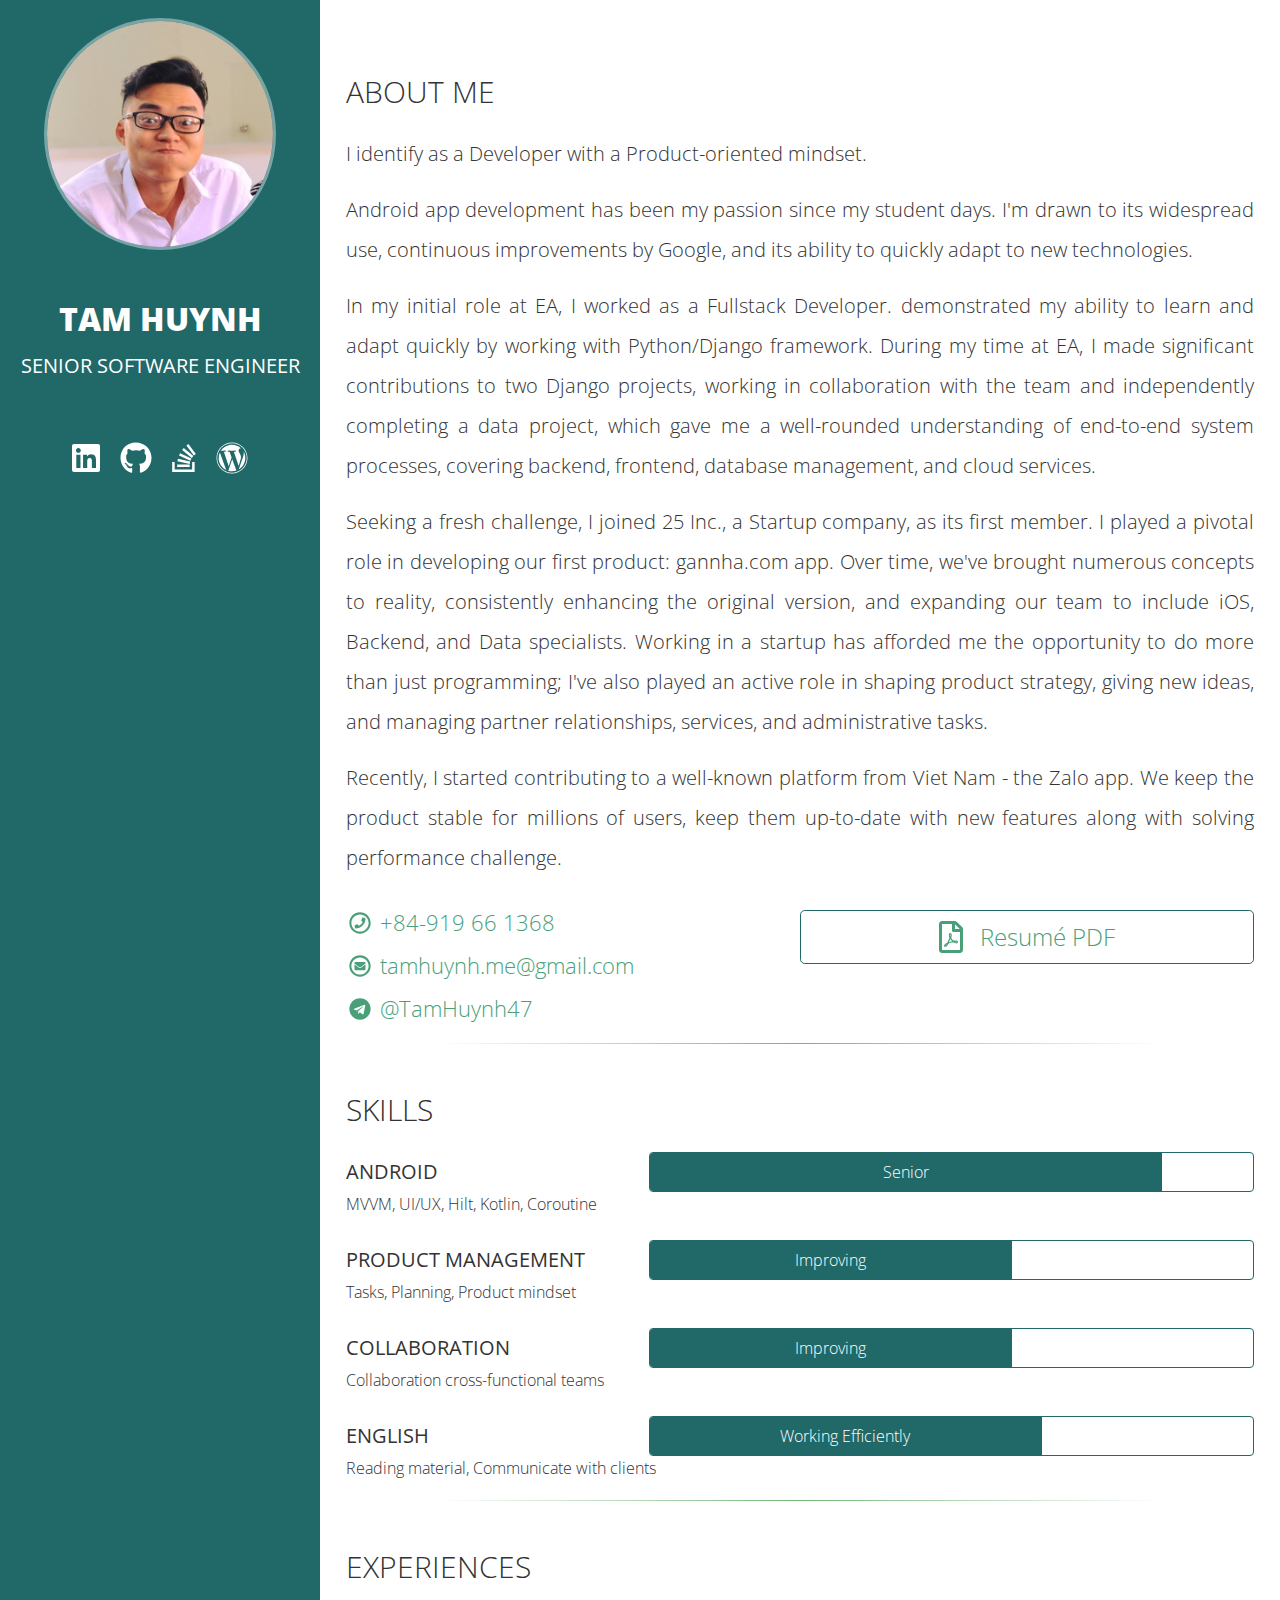
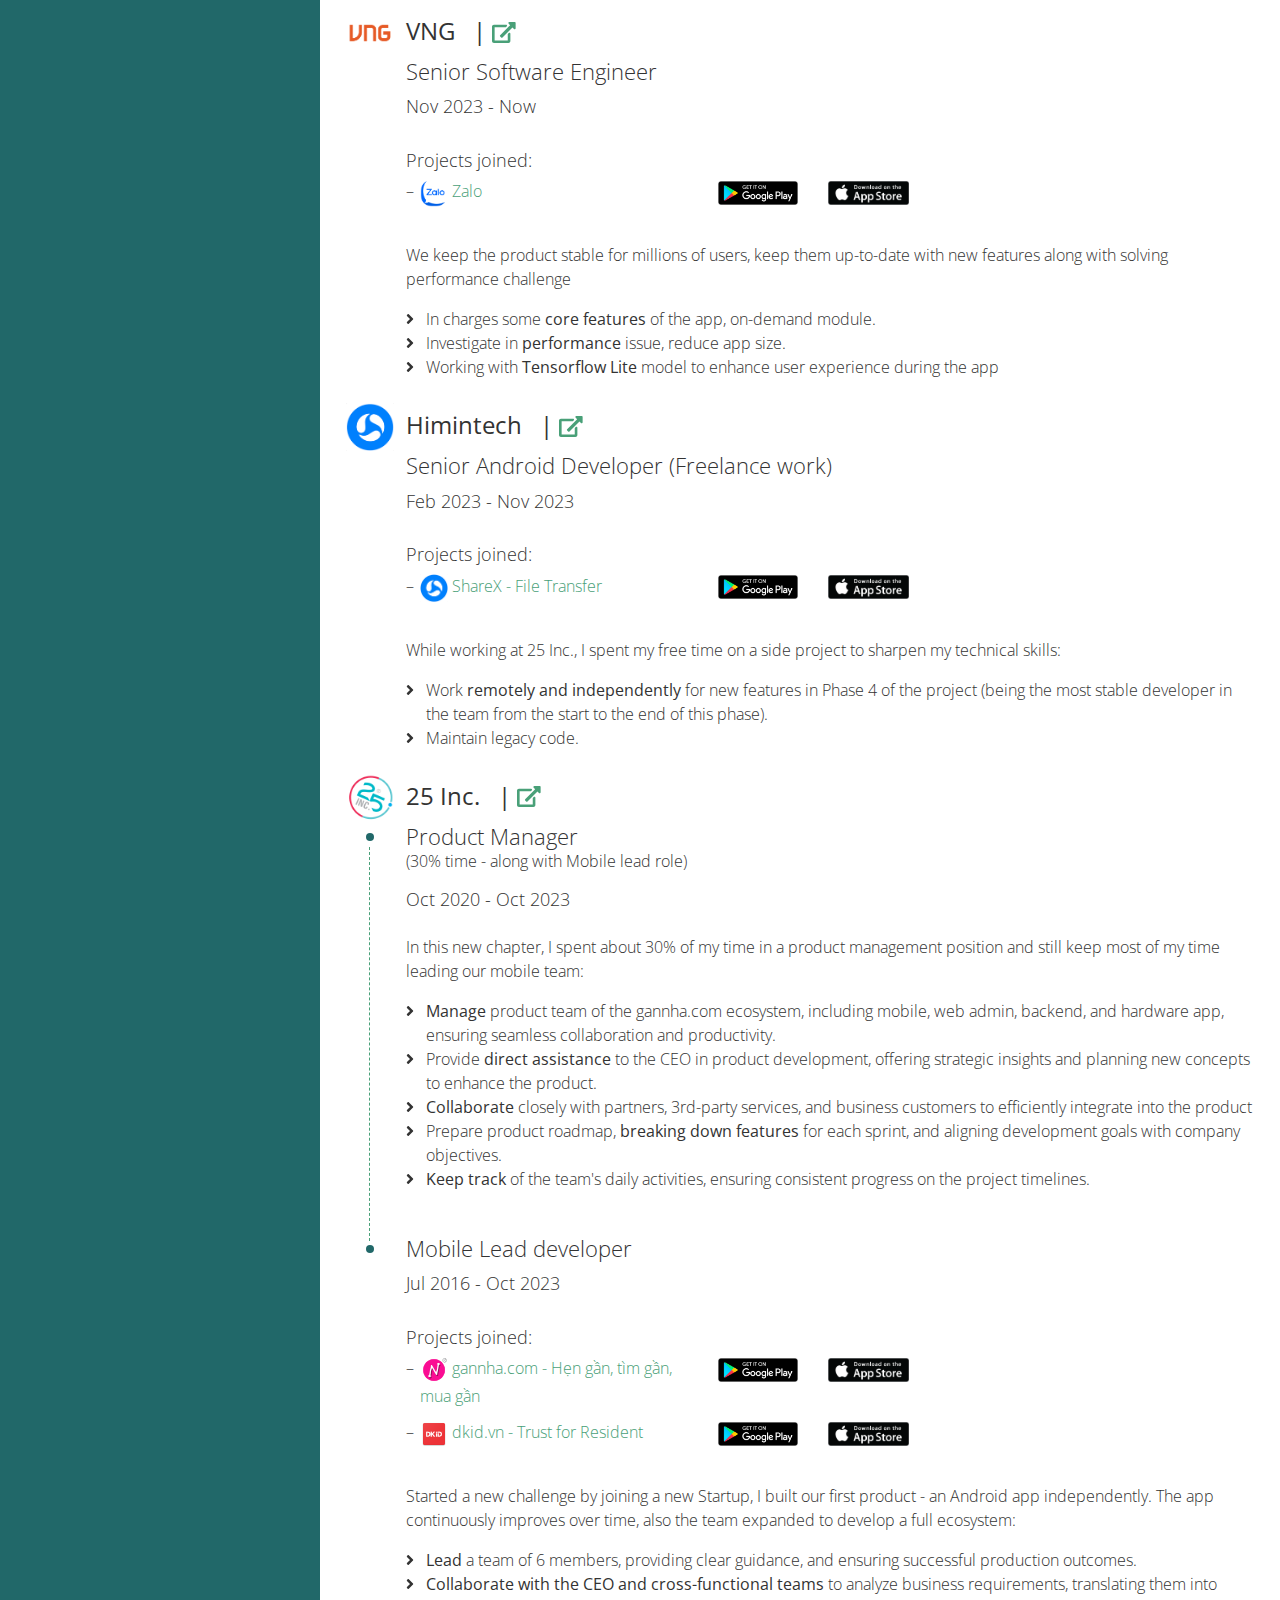
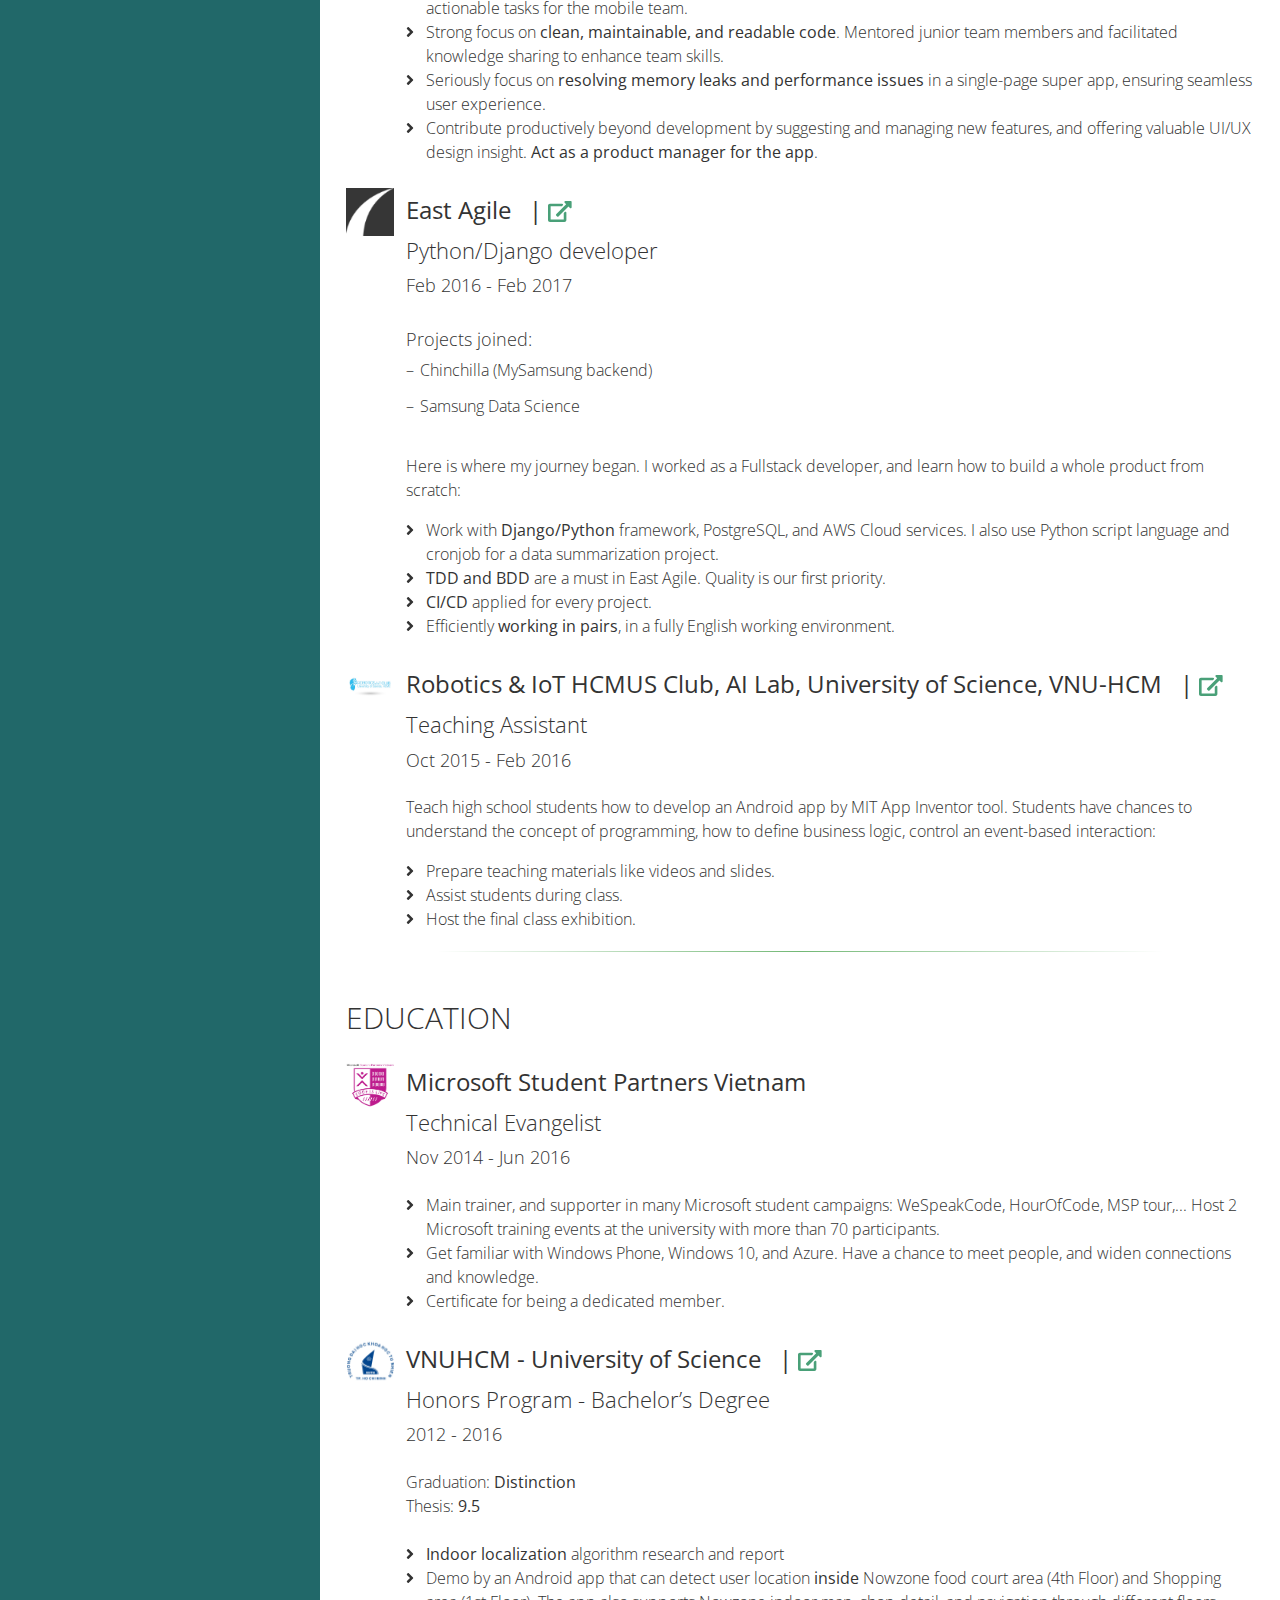
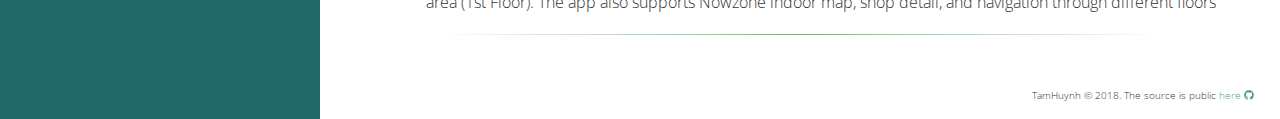
<file: index.html>
<!DOCTYPE html>
<html lang="en">

<head>
    <title>TamHuynh</title>
    <meta property="og:title" content="TamHuynh" />
    <meta property="og:site_name" content="TamHuynh">
    <meta property="og:description" content="TamHuynh personal profile" />

    <meta property="og:type" content="profile" />
    <meta property="profile:first_name" content="Tam" />
    <meta property="profile:last_name" content="Huynh" />
    <meta property="profile:gender" content="male" />
    <meta property="profile:username" content="tamhuynhit" />

    <meta property="og:url" content="http://tamhuynh.me" />
    <meta property="og:image" content="http://tamhuynh.me/static/avatar2.jpg" />
    <meta property="og:image:type" content="image/png">
    <meta property="og:locale" content="en_US">

    <meta name="twitter:card" content="summary">
    <meta name="twitter:description" content="TamHuynh personal profile">
    <meta name="twitter:title" content="TamHuynh">
    <meta name="twitter:site" content="@tamhuynhit">
    <meta name="twitter:creator" content="@tamhuynhit" />

    <meta http-equiv="Content-Type" content="text/html; charset=UTF-8">

    <meta name="viewport" content="width=device-width, initial-scale=1, maximum-scale=1, shrink-to-fit=no">
    <meta name="Description" content="Tam Huynh profile">
    <meta name="Distribution" content="global">
    <meta name="Robots" content="all">

    <link rel="shortcut icon" type="image/png" href="/static/favicon.jpg" />
    <link href="https://fonts.googleapis.com/css?family=Open+Sans:300,400,800" rel="stylesheet" type="text/css">
    <link href="./css/bootstrap.min.css" rel="stylesheet">
    <link href="./css/animate.css" rel="stylesheet">
    <link href="./css/profile.css?v=1" rel="stylesheet">
    <link href="./css/profile-responsive.css?v=1" rel="stylesheet">

    <!-- Global site tag (gtag.js) - Google Analytics -->
    <script async src="https://www.googletagmanager.com/gtag/js?id=G-YV2DCMXGKW"></script>
    <script>
        window.dataLayer = window.dataLayer || [];

        function gtag() {
            dataLayer.push(arguments);
        }
        gtag('js', new Date());

        gtag('config', 'G-YV2DCMXGKW');
    </script>
</head>

<body>
    <div class="container-fluid no-padding">
        <div class="full-height">
            <div class="row full-height">
                <aside id="aside-container" class="col-md-4 col-lg-3 no-padding no-margin">
                    <div class="aside-content">
                        <article class="row">
                            <div class="col-sm-6 col-md-12 order-2">
                                <div id="aside-name-container">
                                    <h1>Tam Huynh</h1>
                                    <h2>Senior Software Engineer</h2>
                                </div>
                            </div>

                            <div class="col-sm-6 col-md-12">
                                <img id="aside-avatar" src="./static/avatar2.jpg" alt="Tamhuynh avatar" class="rounded-circle animated zoomIn" />

                            </div>
                        </article>

                        <nav>
                            <ul>
                                <li>
                                    <a href="https://www.linkedin.com/in/tamhuynhit/" target="_blank" class="animated fadeIn">
                                        <i class="fab fa-linkedin fa-2x"></i>
                                    </a>
                                </li>
                                <li>
                                    <a href="https://github.com/tamhuynhit" target="_blank" class="animated fadeIn animated-delay-lv-1">
                                        <i class="fab fa-github fa-2x"></i>
                                    </a>
                                </li>
                                <li>
                                    <a href="https://stackoverflow.com/users/3627898/tam-huynh" target="_blank" class="animated fadeIn animated-delay-lv-2">
                                        <i class="fab fa-stack-overflow fa-2x"></i>
                                    </a>
                                </li>
                                <li>
                                    <a href="https://blog.tamhuynh.me" target="_blank" class="animated fadeIn animated-delay-lv-4">
                                        <i class="fab fa-wordpress fa-2x"></i>
                                    </a>
                                </li>
                            </ul>
                        </nav>
                    </div>
                </aside>

                <section id="content-container" class="col-md-8 col-lg-9">
                    <!-- ABOUT -->
                    <section id="section-about" class="section-wrapper">
                        <h1 class="margin-top">About me</h1>

                        <!-- <p class="margin-top"><b>Management</b></p> -->
                        <p class="margin-top">I identify as a Developer with a Product-oriented mindset.</p>

                        <!-- <p class="margin-top"><b>Technical</b></p> -->
                        <p>Android app development has been my passion since my student days. I'm drawn to its widespread use, continuous improvements by Google, and its ability to quickly adapt to new technologies.</p>
                        <p>In my initial role at EA, I worked as a Fullstack Developer. demonstrated my ability to learn and adapt quickly by working with Python/Django framework. During my time at EA, I made significant contributions to two Django projects, working in collaboration with the team and independently completing a data project, which gave me a well-rounded understanding of end-to-end system processes, covering backend, frontend, database management, and cloud services.</p>
                        <p>Seeking a fresh challenge, I joined 25 Inc., a Startup company, as its first member. I played a pivotal role in developing our first product: gannha.com app. Over time, we've brought numerous concepts to reality, consistently enhancing the original version, and expanding our team to include iOS, Backend, and Data specialists. Working in a startup has afforded me the opportunity to do more than just programming; I've also played an active role in shaping product strategy, giving new ideas, and managing partner relationships, services, and administrative tasks.</p>
                        <p>Recently, I started contributing to a well-known platform from Viet Nam - the Zalo app. We keep the product stable for millions of users, keep them up-to-date with new features along with solving performance challenge.</p>

                        <div class="row">
                            <div class="col-lg-6">
                                <ul class="no-margin">
                                    <li>
                                        <a href="tel:+84919661368">
                                            <span class="fa-layers fa-fw fa-md">
                                                <i class="far fa-circle"></i>
                                                <i class="fas fa-phone" data-fa-transform="shrink-8"></i>
                                            </span> +84-919 66 1368
                                        </a>
                                    </li>
                                    <li>
                                        <a href="mailto:tamhuynh0407@gmail.com">
                                            <span class="fa-layers fa-fw fa-md">
                                                <i class="far fa-circle"></i>
                                                <i class="fas fa-envelope" data-fa-transform="shrink-8"></i>
                                            </span> tamhuynh.me@gmail.com
                                        </a>
                                    </li>
                                    <li>
                                        <a href="https://t.me/TamHuynh47">
                                            <span class="fa-layers fa-fw fa-md">
                                                <i class="fab fa-telegram"></i>
                                            </span> @TamHuynh47
                                        </a>
                                    </li>
                                </ul>
                            </div>

                            <div id="cv-download-container" class="col-lg-6">
                                <a href="./static/CV-TamHuynh-Dec2023.pdf" class="btn-block btn-lg" download="TamHuynh - CV.pdf">
                                    <i class="far fa-file-pdf fa-lg"></i>
                                    <span>Resumé PDF</span>
                                </a>
                            </div>
                        </div>
                    </section>

                    <hr align="center" class="fade-edge">

                    <!-- SKILLS -->
                    <section class="section-wrapper">
                        <h1 class="margin-top">Skills</h1>

                        <!-- Android -->
                        <div class="skill-wrapper margin-top">
                            <div class="row">
                                <h2 class="col-md-6 col-lg-4 no-padding">
                                    Android
                                </h2>

                                <div class="col-md-6 col-lg-8 no-padding progress">
                                    <div class="progress-bar" style="width: 85%;">Senior</div>
                                </div>
                            </div>

                            MVVM, UI/UX, Hilt, Kotlin, Coroutine
                        </div>

                        <!-- Product Management -->
                        <div class="skill-wrapper margin-top">
                            <div class="row">
                                <h2 class="col-md-6 col-lg-4 no-padding">
                                    Product Management
                                </h2>

                                <div class="col-md-6 col-lg-8 no-padding progress">
                                    <div class="progress-bar" style="width: 60%;">Improving</div>
                                </div>
                            </div>

                            Tasks, Planning, Product mindset
                        </div>

                        <!-- Collaboration -->
                        <div class="skill-wrapper margin-top">
                            <div class="row">
                                <h2 class="col-md-6 col-lg-4 no-padding">
                                    Collaboration
                                </h2>

                                <div class="col-md-6 col-lg-8 no-padding progress">
                                    <div class="progress-bar" style="width: 60%;">Improving</div>
                                </div>
                            </div>

                            Collaboration cross-functional teams
                        </div>

                         <!-- English -->
                         <div class="skill-wrapper margin-top">
                            <div class="row">
                                <h2 class="col-md-6 col-lg-4 no-padding">
                                    English
                                </h2>

                                <div class="col-md-6 col-lg-8 no-padding progress">
                                    <div class="progress-bar" style="width: 65%;">Working Efficiently</div>
                                </div>
                            </div>

                            Reading material, Communicate with clients
                        </div>

                        <!-- Python/Django -->
                        <!-- <div class="skill-wrapper margin-top">
                            <div class="row">
                                <h2 class="col-md-5 col-lg-3 no-padding">
                                    Python/Django
                                </h2>

                                <div class="col-md-7 col-lg-9 no-padding progress">
                                    <div class="progress-bar" style="width: 30%;">Beginner</div>
                                </div>
                            </div>

                            Python script, Django framework, database, backend development
                        </div> -->
                    </section>

                    <hr align="center" class="fade-edge">

                    <!-- EXPERIENCES -->
                    <section id="section-experience" class="section-wrapper">
                        <h1 class="margin-top">Experiences</h1>

                        <!-- Experience: Zalo -->
                        <article class="skill-item margin-top">
                            <img class="company-logo" src="./static/experience-vng.png" />

                            <div class="skill-primary-info">
                                <h2>VNG
                                    <span>|
                                        <a href="https://vng.com.vn/" target="_blank">
                                            <i class="fas fa-external-link-alt fa-sm"></i>
                                        </a>
                                    </span>
                                </h2>

                                <h3 class="skill-position">Senior Software Engineer</h3>
                                <h3>Nov 2023 - Now</h3>
                            </div>

                            <div class="row company-product margin-top">
                                <h3 class="col-auto no-padding">Projects joined:</h3>

                                <ul class="col-sm-12 no-padding">
                                    <li class="row">
                                        <a class="col-4 col-sm-6 col-lg-4 no-padding" href="https://zalo.me/" target="_blank">
                                            <img class="product-logo" src="./static/experience-zalo.png" />  Zalo
                                        </a>
                                        <a class="col-auto product-download" href="https://play.google.com/store/apps/details?id=com.zing.zalo&utm_source=tamhuynh_profile" target="_blank">
                                            <img class="product-download-logo animated pulse" src="./static/download-play.png" />
                                        </a>
                                        <a class="col-auto product-download" href="https://apps.apple.com/vn/app/zalo/id579523206?utm_source=tamhuynh_profile" target="_blank">
                                            <img class="product-download-logo animated pulse" src="./static/download-appstore.png" />
                                        </a>
                                    </li>
                                </ul>
                            </div>

                            <div class="skill-secondary-info margin-top">
                                <p>We keep the product stable for millions of users, keep them up-to-date with new features along with solving performance challenge</p>

                                <ul class="fa-ul">
                                    <li>
                                        <span class="fa-li">
                                            <i class="fas fa-angle-right"></i>
                                        </span> In charges some <b>core features</b> of the app, on-demand module.
                                    </li>
                                    <li>
                                        <span class="fa-li">
                                            <i class="fas fa-angle-right"></i>
                                        </span> Investigate in <b>performance</b> issue, reduce app size.
                                    </li>
                                    <li>
                                        <span class="fa-li">
                                            <i class="fas fa-angle-right"></i>
                                        </span> Working with <b>Tensorflow Lite</b> model to enhance user experience during the app
                                    </li>
                                </ul>
                            </div>
                        </article>

                        <!-- Experience: Himintech -->
                        <article class="skill-item margin-top">
                            <img class="company-logo" src="./static/experience-himintech.png" />

                            <div class="skill-primary-info">
                                <h2>Himintech
                                    <span>|
                                        <a href="https://himintech.com/" target="_blank">
                                            <i class="fas fa-external-link-alt fa-sm"></i>
                                        </a>
                                    </span>
                                </h2>

                                <h3 class="skill-position">Senior Android Developer (Freelance work)</h3>
                                <h3>Feb 2023 - Nov 2023</h3>
                            </div>

                            <div class="row company-product margin-top">
                                <h3 class="col-auto no-padding">Projects joined:</h3>

                                <ul class="col-sm-12 no-padding">
                                    <li class="row">
                                        <a class="col-4 col-sm-6 col-lg-4 no-padding" href="https://play.google.com/store/apps/details?id=com.himintech.sharex&utm_source=tamhuynh_profile" target="_blank">
                                            <img class="product-logo" src="./static/experience-himintech.png" />  ShareX 
                                            <span class="d-none d-sm-inline">- File Transfer</span>
                                        </a>
                                        <a class="col-auto product-download" href="https://play.google.com/store/apps/details?id=com.himintech.sharex&utm_source=tamhuynh_profile" target="_blank">
                                            <img class="product-download-logo animated pulse" src="./static/download-play.png" />
                                        </a>
                                        <a class="col-auto product-download" href="https://apps.apple.com/us/app/sharex-file-transfer/id1561522340?utm_source=tamhuynh_profile" target="_blank">
                                            <img class="product-download-logo animated pulse" src="./static/download-appstore.png" />
                                        </a>
                                    </li>
                                </ul>
                            </div>

                            <div class="skill-secondary-info margin-top">
                                <p>While working at 25 Inc., I spent my free time on a side project to sharpen my technical skills:</p>

                                <ul class="fa-ul">
                                    <li>
                                        <span class="fa-li">
                                            <i class="fas fa-angle-right"></i>
                                        </span> Work <b>remotely and independently</b> for new features in Phase 4 of the project (being the most stable developer in the team from the start to the end of this phase).
                                    </li>
                                    <li>
                                        <span class="fa-li">
                                            <i class="fas fa-angle-right"></i>
                                        </span> Maintain legacy code.
                                    </li>
                                </ul>
                            </div>
                        </article>

                        <!-- Experience: 25inc -->
                        <article id="experience-25inc" class="skill-item margin-top">
                            <!-- Product Manager -->
                            <div>
                                <img class="company-logo" src="./static/experience-25inc.png" />

                                <div class="skill-primary-info">
                                    <h2>25 Inc.
                                        <span>|
                                            <a href="http://25inc.asia" target="_blank">
                                                <i class="fas fa-external-link-alt fa-sm"></i>
                                            </a>
                                        </span>
                                    </h2>

                                    <h3 id="dot1" class="skill-position timeline-dot">Product Manager</h3><p>(30% time - along with Mobile lead role)</p>
                                    <h3>Oct 2020 - Oct 2023</h3>
                                </div>
                                <!-- <div id="timeline" class="d-none d-lg-block"></div> -->
                                <div id="timeline1" class="timeline"></div>

                                <div class="skill-secondary-info margin-top">
                                    <p>In this new chapter, I spent about 30% of my time in a product management position and still keep most of my time leading our mobile team:</p>

                                    <ul class="fa-ul">
                                        <li>
                                            <span class="fa-li">
                                                <i class="fas fa-angle-right"></i>
                                            </span> <b>Manage</b> product team of the gannha.com ecosystem, including mobile, web admin, backend, and hardware app, ensuring seamless collaboration and productivity.
                                        </li>
                                        <li>
                                            <span class="fa-li">
                                                <i class="fas fa-angle-right"></i>
                                            </span> Provide <b>direct assistance</b> to the CEO in product development, offering strategic insights and planning new concepts to enhance the product.
                                        </li>
                                        <li>
                                            <span class="fa-li">
                                                <i class="fas fa-angle-right"></i>
                                            </span> <b>Collaborate</b> closely with partners, 3rd-party services, and business customers to efficiently integrate into the product
                                        </li>
                                        <li>
                                            <span class="fa-li">
                                                <i class="fas fa-angle-right"></i>
                                            </span> Prepare product roadmap, <b>breaking down features</b> for each sprint, and aligning development goals with company objectives.
                                        </li>
                                        <li>
                                            <span class="fa-li">
                                                <i class="fas fa-angle-right"></i>
                                            </span> <b>Keep track</b> of the team's daily activities, ensuring consistent progress on the project timelines.
                                        </li>
                                    </ul>
                                </div>
                            </div>

                            <!-- Developer -->
                            <div class="skill-item margin-top">
                                <div class="skill-primary-info">
                                    <h3 id="dot2" class="skill-position timeline-dot">Mobile Lead developer
                                    </h3>
                                    <h3>Jul 2016 - Oct 2023</h3>
                                </div>

                                <div class="row company-product margin-top">
                                    <h3 class="col-auto no-padding">Projects joined:</h3>
                                    
                                    <ul class="col-sm-12 no-padding">
                                        <li class="row">
                                            <a class="col-4 col-sm-6 col-lg-4 no-padding" href="https://gannha.com/" target="_blank">
                                                <img class="d-none d-sm-inline product-logo" src="./static/experience-gannha.png" />  gannha.com
                                                <span class="d-none d-sm-inline">- Hẹn gần, tìm gần, mua gần</span>
                                            </a>
                                            <a class="col-auto product-download" href="https://play.google.com/store/apps/details?id=com.twentyfive.gannha&utm_source=tamhuynh_profile" target="_blank">
                                                <img class="product-download-logo animated pulse" src="./static/download-play.png" />
                                            </a>
                                            <a class="col-auto product-download" href="https://itunes.apple.com/vn/app/gannha-com/id1208984755?utm_source=tamhuynh_profile" target="_blank">
                                                <img class="product-download-logo animated pulse" src="./static/download-appstore.png" />
                                            </a>
                                        </li>

                                        <li class="row">
                                            <a class="col-4 col-sm-6 col-lg-4 no-padding" href="https://dkid.vn/" target="_blank">
                                                <img class="d-none d-sm-inline product-logo" src="./static/experience-dkid.png" />  dkid.vn
                                                <span class="d-none d-sm-inline">- Trust for Resident</span>
                                            </a>
                                            <a class="col-auto product-download" href="https://play.google.com/store/apps/details?id=com.twentyfive.dkid&utm_source=tamhuynh_profile" target="_blank">
                                                <img class="product-download-logo animated pulse" src="./static/download-play.png" />
                                            </a>
                                            <a class="col-auto product-download" href="https://itunes.apple.com/vn/app/gannha-com/id1499761393?utm_source=tamhuynh_profile" target="_blank">
                                                <img class="product-download-logo animated pulse" src="./static/download-appstore.png" />
                                            </a>
                                        </li>
                                    </ul>
                                </div>

                                <div class="skill-secondary-info margin-top">
                                    <p>Started a new challenge by joining a new Startup, I built our first product - an Android app independently. The app continuously improves over time, also the team expanded to develop a full ecosystem:</p>

                                    <ul class="fa-ul">
                                        <li>
                                            <span class="fa-li">
                                                <i class="fas fa-angle-right"></i>
                                            </span> <b>Lead</b> a team of 6 members, providing clear guidance, and ensuring successful production outcomes.
                                        </li>
                                        <li>
                                            <span class="fa-li">
                                                <i class="fas fa-angle-right"></i>
                                            </span> <b>Collaborate with the CEO and cross-functional teams</b> to analyze business requirements, translating them into actionable tasks for the mobile team.</b>
                                        </li>
                                        <li>
                                            <span class="fa-li">
                                                <i class="fas fa-angle-right"></i>
                                            </span> Strong focus on <b>clean, maintainable, and readable code</b>. Mentored junior team members and facilitated knowledge sharing to enhance team skills.
                                        </li>
                                        <li>
                                            <span class="fa-li">
                                                <i class="fas fa-angle-right"></i>
                                            </span> Seriously focus on <b>resolving memory leaks and performance issues</b> in a single-page super app, ensuring seamless user experience.
                                        </li>
                                        <li>
                                            <span class="fa-li">
                                                <i class="fas fa-angle-right"></i>
                                            </span> Contribute productively beyond development by suggesting and managing new features, and offering valuable UI/UX design insight. <b>Act as a product manager for the app</b>.
                                        </li>
                                    </ul>
                                </div>
                            </div>
                        </article>

                        <!-- Experience: EastAgile -->
                        <article class="skill-item margin-top">
                            <img class="company-logo" src="./static/experience-eastagile.png" />

                            <div class="skill-primary-info">
                                <h2>East Agile
                                    <span>|
                                        <a href="https://eastagile.com/" target="_blank">
                                            <i class="fas fa-external-link-alt fa-sm"></i>
                                        </a>
                                    </span>
                                </h2>

                                <h3 class="skill-position">Python/Django developer</h3>
                                <h3>Feb 2016 - Feb 2017</h3>
                            </div>

                            <div class="row company-product margin-top">
                                <h3 class="col-auto no-padding">Projects joined:</h3>

                                <ul class="col-sm-12 no-padding">
                                    <li>Chinchilla (MySamsung backend)</li>
                                    <li>Samsung Data Science</li>
                                </ul>
                            </div>

                            <div class="skill-secondary-info margin-top">
                                <p>Here is where my journey began. I worked as a Fullstack developer, and learn how to build a whole product from scratch:</p>

                                <ul class="fa-ul">
                                    <li>
                                        <span class="fa-li">
                                            <i class="fas fa-angle-right"></i>
                                        </span> Work with <b>Django/Python</b> framework, PostgreSQL, and AWS Cloud services. I also use Python script language and cronjob for a data summarization project.
                                    </li>
                                    <li>
                                        <span class="fa-li">
                                            <i class="fas fa-angle-right"></i>
                                        </span> <b>TDD and BDD</b> are a must in East Agile. Quality is our first priority.
                                    </li>
                                    <li>
                                        <span class="fa-li">
                                            <i class="fas fa-angle-right"></i>
                                        </span> <b>CI/CD</b> applied for every project.
                                    </li>
                                    <li>
                                        <span class="fa-li">
                                            <i class="fas fa-angle-right"></i>
                                        </span> Efficiently <b>working in pairs</b>, in a fully English working environment.
                                    </li>
                                </ul>
                            </div>
                        </article>

                        <!-- Experience: HCMUS -->
                        <article class="skill-item margin-top">
                            <img class="company-logo" src="./static/experience-ailab.jpg" />

                            <div class="skill-primary-info">
                                <h2>Robotics & IoT HCMUS Club, AI Lab, University of Science, VNU-HCM
                                    <span>|
                                        <a href="https://www.facebook.com/RoboticsHCMUS/" target="_blank">
                                            <i class="fas fa-external-link-alt fa-sm"></i>
                                        </a>
                                    </span>
                                </h2>

                                <h3 class="skill-position">Teaching Assistant</h3>
                                <h3>Oct 2015 - Feb 2016</h3>
                            </div>

                            <div class="skill-secondary-info margin-top">
                                <p>Teach high school students how to develop an Android app by MIT App Inventor tool. Students have chances to understand the concept of programming, how to define business logic, control an event-based interaction:</p>

                                <ul class="fa-ul">
                                    <li>
                                        <span class="fa-li">
                                            <i class="fas fa-angle-right"></i>
                                        </span> Prepare teaching materials like videos and slides.
                                    </li>
                                    <li>
                                        <span class="fa-li">
                                            <i class="fas fa-angle-right"></i>
                                        </span> Assist students during class.
                                    </li>
                                    <li>
                                        <span class="fa-li">
                                            <i class="fas fa-angle-right"></i>
                                        </span> Host the final class exhibition.
                                    </li>
                                </ul>
                            </div>
                        </article>
                    </section>

                    <hr align="center" class="fade-edge">

                    <!-- EDUCATION -->
                    <section id="section-education" class="section-wrapper">
                        <h1 class="margin-top">Education</h1>

                        <!-- Education: MSP -->
                        <article class="skill-item margin-top">
                            <img class="company-logo" src="./static/education-msp.png" />

                            <div class="skill-primary-info">
                                <h2>Microsoft Student Partners Vietnam</h2>

                                <h3 class="skill-position">Technical Evangelist</h3>
                                <h3>Nov 2014 - Jun 2016</h3>
                            </div>

                            <div class="skill-secondary-info margin-top">
                                <ul class="fa-ul">
                                    <li>
                                        <span class="fa-li">
                                            <i class="fas fa-angle-right"></i>
                                        </span> Main trainer, and supporter in many Microsoft student campaigns: WeSpeakCode, HourOfCode, MSP tour,... Host 2 Microsoft training events at the university with more than 70 participants.
                                    </li>
                                    <li>
                                        <span class="fa-li">
                                            <i class="fas fa-angle-right"></i>
                                        </span> Get familiar with Windows Phone, Windows 10, and Azure. Have a chance to meet people, and widen connections and knowledge.
                                    </li>
                                    <li>
                                        <span class="fa-li">
                                            <i class="fas fa-angle-right"></i>
                                        </span> Certificate for being a dedicated member.
                                    </li>
                                </ul>
                            </div>

                        </article>

                        <!-- Education: HCMUS -->
                        <article class="skill-item margin-top">
                            <img class="company-logo" src="./static/education-hcmus.png" />

                            <div class="skill-primary-info">
                                <h2>VNUHCM - University of Science
                                    <span>|
                                        <a href="https://hcmus.edu.vn/" target="_blank">
                                            <i class="fas fa-external-link-alt fa-sm"></i>
                                        </a>
                                    </span>
                                </h2>

                                <h3 class="skill-position">Honors Program - Bachelor’s Degree</h3>
                                <h3>2012 - 2016</h3>
                            </div>

                            <div class="skill-secondary-info margin-top">
                                <p class="no-margin">Graduation:
                                    <b>Distinction</b>
                                </p>
                                <p class="no-margin">Thesis:
                                    <b>9.5</b>
                                </p>
                                <ul class="fa-ul margin-top">
                                    <li>
                                        <span class="fa-li">
                                            <i class="fas fa-angle-right"></i>
                                        </span>
                                        <b>Indoor localization</b> algorithm research and report
                                    </li>
                                    <li>
                                        <span class="fa-li">
                                            <i class="fas fa-angle-right"></i>
                                        </span> Demo by an Android app that can detect user location
                                        <b>inside</b> Nowzone food court area (4th Floor) and Shopping area (1st Floor). The app also supports Nowzone indoor map, shop detail, and navigation through different floors
                                    </li>
                                </ul>
                            </div>
                        </article>
                    </section>

                    <hr align="center" class="fade-edge">

                    <footer>
                        <small id="copyright-content">
                            TamHuynh © 2018. The source is public
                            <a href="https://github.com/tamhuynhit/profile" target="_blank">
                                here
                                <i class="fab fa-github"></i>
                            </a>
                        </small>
                    </footer>
                </section>
            </div>
        </div>
    </div>

    <script src="./js/jquery.min.js"></script>
    <script src="./js/popper.js"></script>
    <script src="./js/bootstrap.min.js"></script>
    <script src="./js/fontawesome-all.min.js"></script>
    <script src="./js/profile.js"></script>
</body>

</html>
</file>
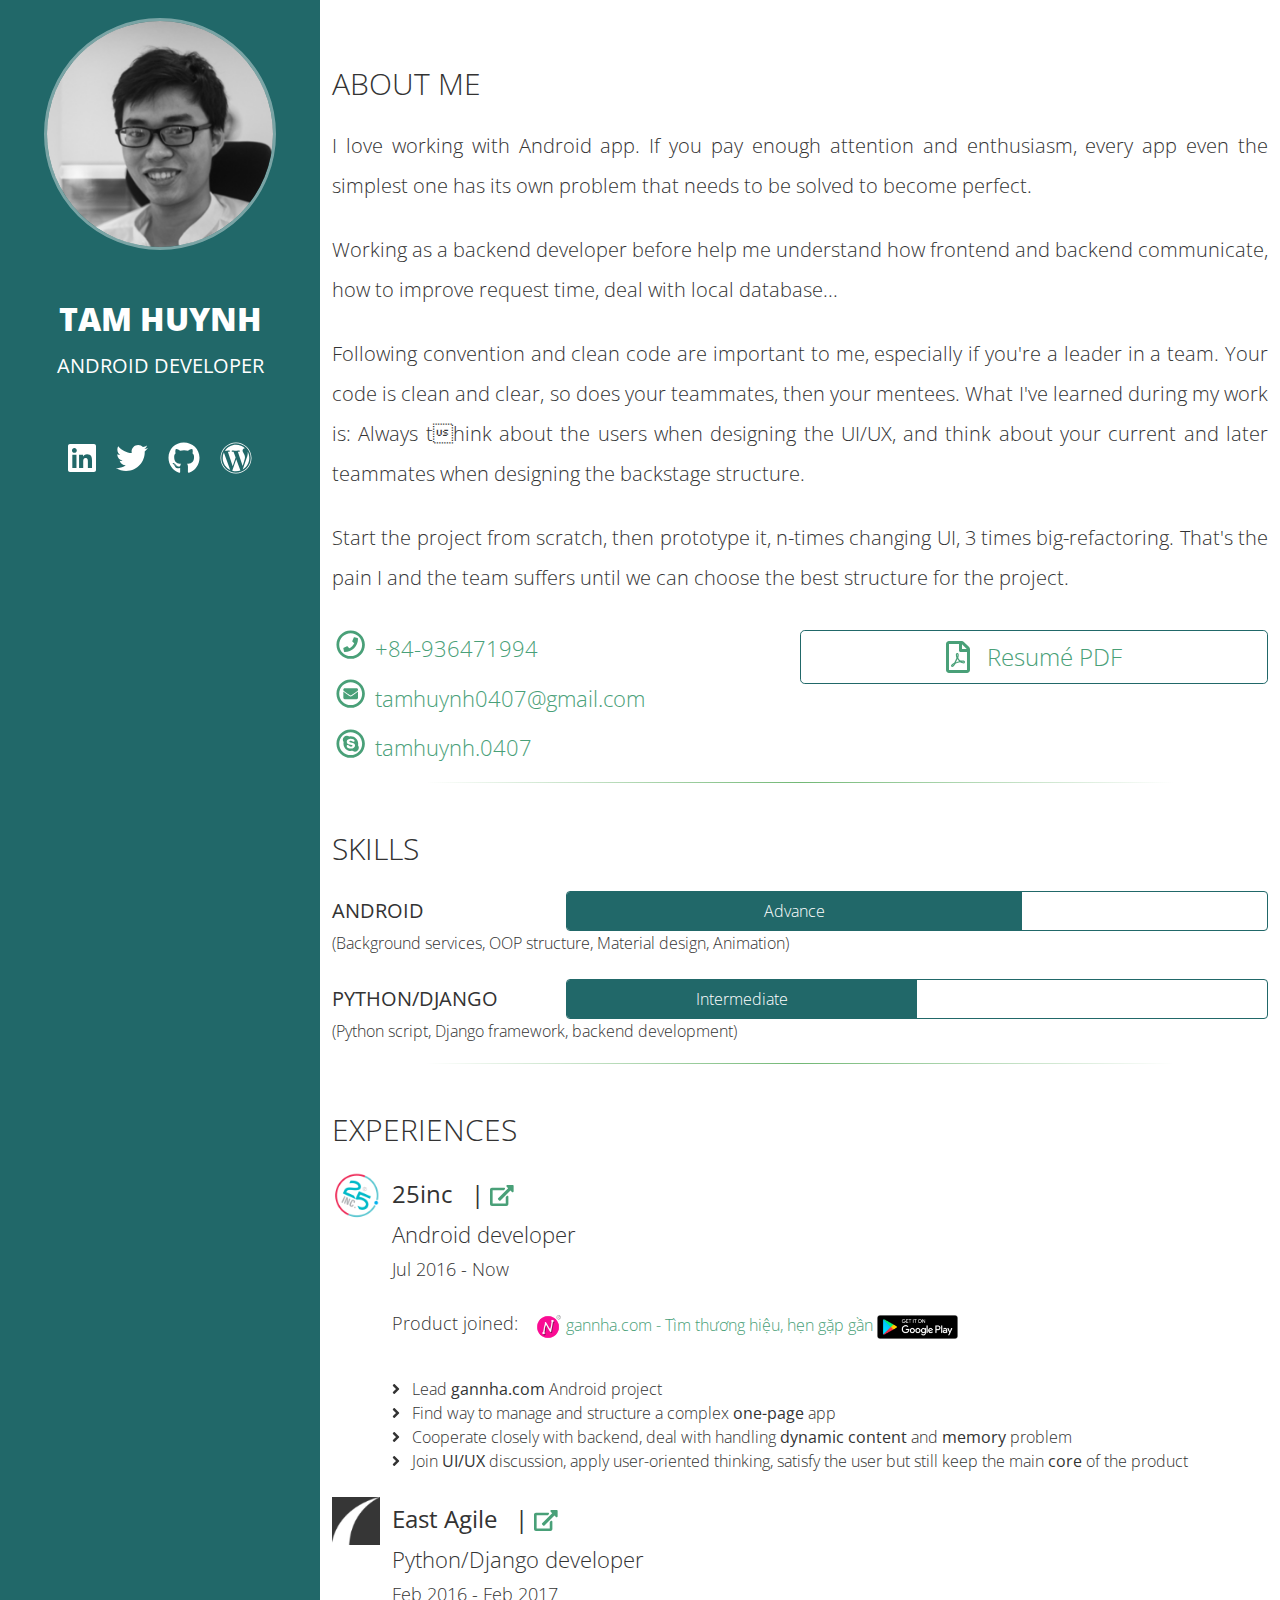
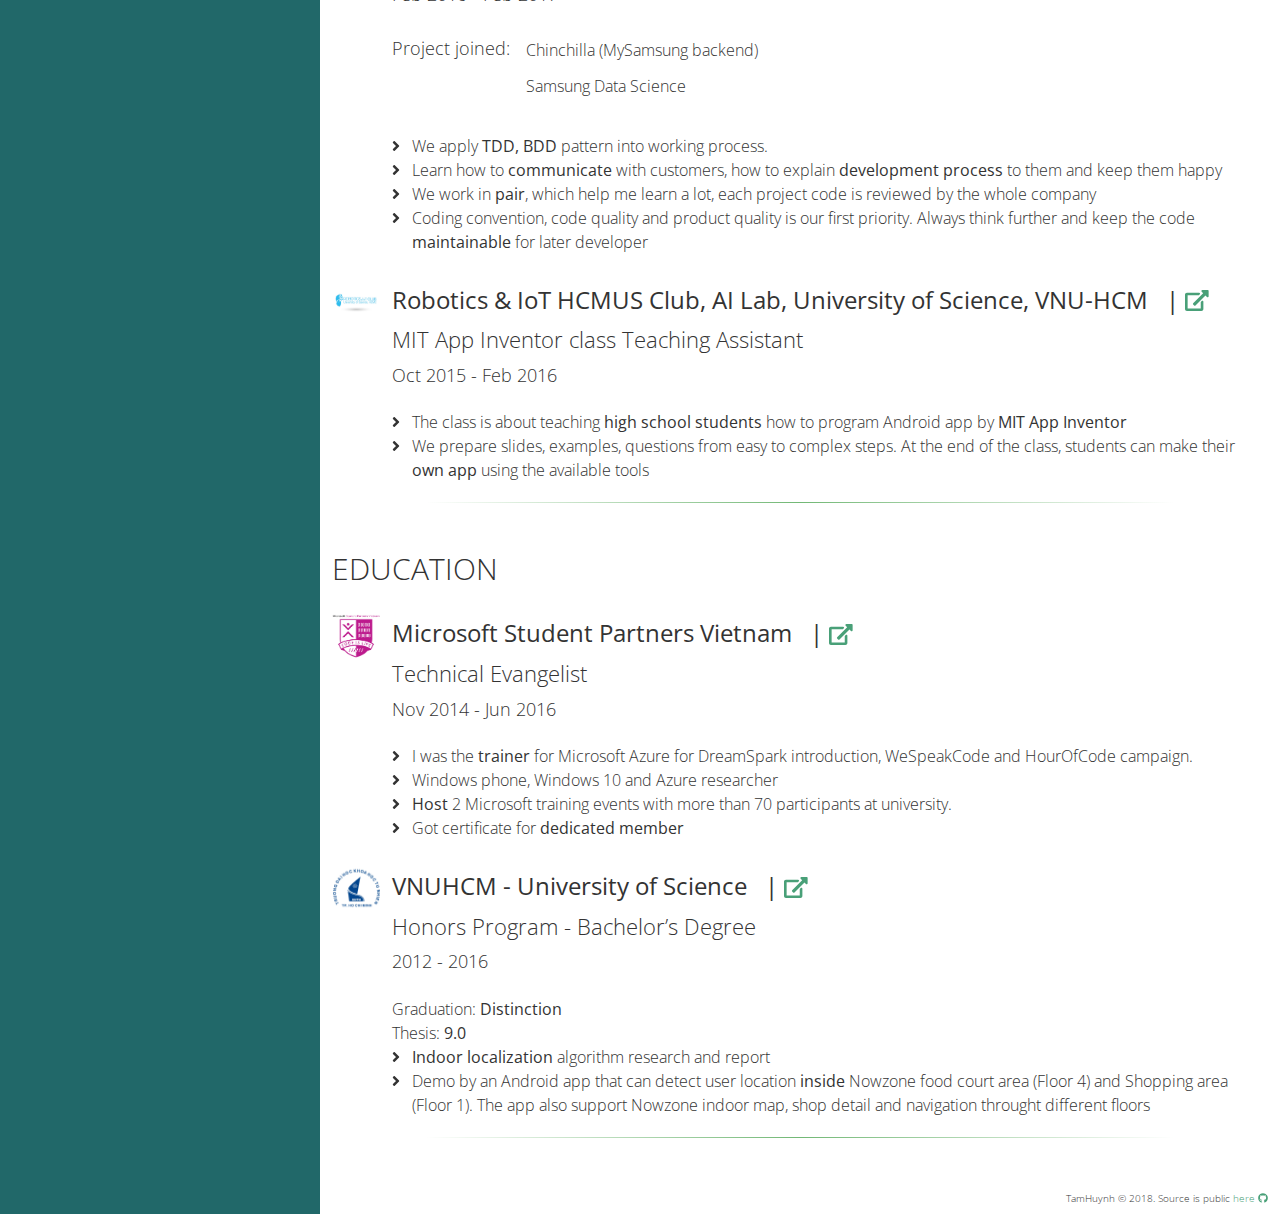
<file: profile.html>
<!DOCTYPE html>
<html lang="en">

<head>
    <meta http-equiv="Content-Type" content="text/html; charset=UTF-8">

    <meta name="viewport" content="width=device-width, initial-scale=1, maximum-scale=1, shrink-to-fit=no">
    <meta name="Description" content="Tam Huynh profile">
    <meta name="Distribution" content="global">
    <meta name="Robots" content="all">

    <link href="https://fonts.googleapis.com/css?family=Open+Sans:300,400,800" rel="stylesheet" type="text/css">
    <link href="./css/bootstrap.min.css" rel="stylesheet">
    <link href="./css/animate.css" rel="stylesheet">
    <link href="./css/profile.css?v=1" rel="stylesheet">

</head>

<body>
    <div class="container-fluid no-padding">
        <div class="full-height">
            <div class="row full-height">
                <aside id="aside-container" class="col-md-4 col-lg-3 no-padding no-margin">
                    <article class="row">
                        <div class="col-sm-6 col-md-12 order-2">
                            <div id="aside-name-container">
                                <h1>Tam Huynh</h1>
                                <h2>Android Developer</h2>
                            </div>
                        </div>

                        <div class="col-sm-6 col-md-12">
                            <img id="aside-avatar" src="./static/avatar.png" alt="Tamhuynh avatar" class="rounded-circle animated zoomIn" />

                        </div>
                    </article>

                    <nav>
                        <ul>
                            <li>
                                <a href="https://www.linkedin.com/in/tamhuynhit/" target="_blank" class="animated fadeIn">
                                    <i class="fab fa-linkedin fa-2x"></i>
                                </a>
                            </li>
                            <li>
                                <a href="https://twitter.com/tamhuynhit" target="_blank" class="animated fadeIn animated-delay-lv-1">
                                    <i class="fab fa-twitter fa-2x"></i>
                                </a>
                            </li>
                            <li>
                                <a href="https://github.com/tamhuynhit" target="_blank" class="animated fadeIn animated-delay-lv-2">
                                    <i class="fab fa-github fa-2x"></i>
                                </a>
                            </li>
                            <li>
                                <a href="http://blog.tamhuynh.me" target="_blank" class="animated fadeIn animated-delay-lv-3">
                                    <i class="fab fa-wordpress fa-2x"></i>
                                </a>
                            </li>
                        </ul>
                    </nav>

                </aside>

                <section id="content-container" class="col-md-8 col-lg-9">
                    <!-- ABOUT -->
                    <section id="section-about" class="section-wrapper">
                        <h1 class="margin-top">About me</h1>
                        <p class="margin-top">I love working with Android app. If you pay enough attention and enthusiasm, every app even the simplest
                            one has its own problem that needs to be solved to become perfect.</p>

                        <p class="margin-top">Working as a backend developer before help me understand how frontend and backend communicate, how
                            to improve request time, deal with local database...</p>

                        <p class="margin-top">Following convention and clean code are important to me, especially if you're a leader in a team.
                            Your code is clean and clear, so does your teammates, then your mentees. What I've learned during
                            my work is: Always think about the users when designing the UI/UX, and think about your current
                            and later teammates when designing the backstage structure.</p>

                        <p class="margin-top">Start the project from scratch, then prototype it, n-times changing UI, 3 times big-refactoring.
                            That's the pain I and the team suffers until we can choose the best structure for the project.</p>

                        <div class="row">
                            <div class="col-lg-6">
                                <ul class="no-margin">
                                    <li>
                                        <a href="tel:+84-936471994">
                                            <span class="fa-layers fa-fw fa-lg">
                                                <i class="far fa-circle"></i>
                                                <i class="fas fa-phone" data-fa-transform="shrink-8"></i>
                                            </span>
                                            +84-936471994
                                        </a>
                                    </li>
                                    <li>
                                        <a href="mailto:tamhuynh0407@gmail.com">
                                            <span class="fa-layers fa-fw fa-lg">
                                                <i class="far fa-circle"></i>
                                                <i class="fas fa-envelope" data-fa-transform="shrink-8"></i>
                                            </span>
                                            tamhuynh0407@gmail.com
                                        </a>
                                    </li>
                                    <li>
                                        <a href="skype:tamhuynh.0407">
                                            <span class="fa-layers fa-fw fa-lg">
                                                <i class="far fa-circle"></i>
                                                <i class="fab fa-skype" data-fa-transform="shrink-6"></i>
                                            </span>
                                            tamhuynh.0407
                                        </a>
                                    </li>
                                </ul>
                            </div>

                            <div id="cv-download-container" class="col-lg-6">
                                <a href="./static/TamHuynh-CV.pdf" class="btn-block btn-lg">
                                    <i class="far fa-file-pdf fa-lg"></i>
                                    <span>Resumé PDF</span>
                                </a>
                            </div>
                        </div>
                    </section>

                    <hr align="center" class="fade-edge">

                    <!-- SKILLS -->
                    <section class="section-wrapper">
                        <h1 class="margin-top">Skills</h1>

                        <!-- Android -->
                        <div class="skill-wrapper margin-top">
                            <div class="row">
                                <h2 class="col-md-5 col-lg-3 no-padding">
                                    Android
                                </h2>

                                <div class="col-md-7 col-lg-9 no-padding progress">
                                    <div class="progress-bar" style="width: 65%;">Advance</div>
                                </div>
                            </div>

                            (Background services, OOP structure, Material design, Animation)
                        </div>

                        <!-- Python/Django -->
                        <div class="skill-wrapper margin-top">
                            <div class="row">
                                <h2 class="col-md-5 col-lg-3 no-padding">
                                    Python/Django
                                </h2>

                                <div class="col-md-7 col-lg-9 no-padding progress">
                                    <div class="progress-bar" style="width: 50%;">Intermediate</div>
                                </div>
                            </div>

                            (Python script, Django framework, backend development)
                        </div>
                    </section>

                    <hr align="center" class="fade-edge">

                    <!-- EXPERIENCES -->
                    <section id="section-experience" class="section-wrapper">
                        <h1 class="margin-top">Experiences</h1>

                        <!-- Experience: 1 -->
                        <article class="skill-item margin-top">
                            <img class="company-logo" src="./static/experience-25inc.png" />

                            <div class="skill-primary-info">
                                <h2>25inc
                                    <span>|
                                        <a href="http://25inc.asia" target="_blank">
                                            <i class="fas fa-external-link-alt fa-sm"></i>
                                        </a>
                                    </span>
                                </h2>

                                <h3 class="skill-position">Android developer</h3>
                                <h3>Jul 2016 - Now</h3>

                            </div>

                            <div class="row company-product margin-top">
                                <h3 class="col-auto no-padding">Product joined:</h3>

                                <ul class="col-xs-12 no-padding">
                                    <li>
                                        <a href="https://gannha.com/" target="_blank">
                                            <img class="product-logo" src="./static/experience-gannha.png" /> gannha.com
                                            <span class="d-none d-sm-inline">- Tìm thương hiệu, hẹn gặp gần</span>
                                        </a>
                                        <a class="product-download" href="https://play.google.com/store/apps/details?id=com.twentyfive.gannha&utm_source=Tamhuynh-profile"
                                            target="_blank">
                                            <img class="product-download-logo animated pulse" src="./static/play-download.png" />
                                        </a>
                                    </li>
                                </ul>
                            </div>

                            <div class="skill-secondary-info margin-top">
                                <ul class="fa-ul">
                                    <li>
                                        <span class="fa-li">
                                            <i class="fas fa-angle-right"></i>
                                        </span>
                                        Lead
                                        <b>gannha.com</b> Android project
                                    </li>
                                    <li>
                                        <span class="fa-li">
                                            <i class="fas fa-angle-right"></i>
                                        </span>
                                        Find way to manage and structure a complex
                                        <b>one-page</b> app
                                    </li>
                                    <li>
                                        <span class="fa-li">
                                            <i class="fas fa-angle-right"></i>
                                        </span>
                                        Cooperate closely with backend, deal with handling
                                        <b>dynamic content</b> and
                                        <b>memory</b> problem
                                    </li>
                                    <li>
                                        <span class="fa-li">
                                            <i class="fas fa-angle-right"></i>
                                        </span>
                                        Join
                                        <b>UI/UX</b> discussion, apply user-oriented thinking, satisfy the user but still keep
                                        the main
                                        <b>core</b> of the product
                                    </li>
                                </ul>
                            </div>
                        </article>

                        <!-- Experience: 2 -->
                        <article class="skill-item margin-top">
                            <img class="company-logo" src="./static/experience-eastagile.png" />

                            <div class="skill-primary-info">
                                <h2>East Agile
                                    <span>|
                                        <a href="https://eastagile.com/" target="_blank">
                                            <i class="fas fa-external-link-alt fa-sm"></i>
                                        </a>
                                    </span>
                                </h2>

                                <h3 class="skill-position">Python/Django developer</h3>
                                <h3>Feb 2016 - Feb 2017</h3>
                            </div>

                            <div class="row company-product margin-top">
                                <h3 class="col-auto no-padding">Project joined:</h3>

                                <ul class="col-xs-12 no-padding">
                                    <li>Chinchilla (MySamsung backend)</li>
                                    <li>Samsung Data Science</li>
                                </ul>
                            </div>

                            <div class="skill-secondary-info margin-top">
                                <ul class="fa-ul">
                                    <li>
                                        <span class="fa-li">
                                            <i class="fas fa-angle-right"></i>
                                        </span>
                                        We apply
                                        <b>TDD, BDD</b> pattern into working process.
                                    </li>
                                    <li>
                                        <span class="fa-li">
                                            <i class="fas fa-angle-right"></i>
                                        </span>
                                        Learn how to
                                        <b>communicate</b> with customers, how to explain
                                        <b>development process</b> to them and keep them happy
                                    </li>
                                    <li>
                                        <span class="fa-li">
                                            <i class="fas fa-angle-right"></i>
                                        </span>
                                        We work in
                                        <b>pair</b>, which help me learn a lot, each project code is reviewed by the whole company
                                    </li>
                                    <li>
                                        <span class="fa-li">
                                            <i class="fas fa-angle-right"></i>
                                        </span>
                                        Coding convention, code quality and product quality is our first priority. Always think further and keep the code
                                        <b>maintainable</b> for later developer
                                    </li>
                                </ul>
                            </div>
                        </article>

                        <!-- Experience: 3 -->
                        <article class="skill-item margin-top">
                            <img class="company-logo" src="./static/experience-ailab.jpg" />

                            <div class="skill-primary-info">
                                <h2>Robotics & IoT HCMUS Club, AI Lab, University of Science, VNU-HCM
                                    <span>|
                                        <a href="https://www.facebook.com/RoboticsHCMUS/" target="_blank">
                                            <i class="fas fa-external-link-alt fa-sm"></i>
                                        </a>
                                    </span>
                                </h2>

                                <h3 class="skill-position">MIT App Inventor class Teaching Assistant</h3>
                                <h3>Oct 2015 - Feb 2016</h3>
                            </div>

                            <div class="skill-secondary-info margin-top">
                                <ul class="fa-ul">
                                    <li>
                                        <span class="fa-li">
                                            <i class="fas fa-angle-right"></i>
                                        </span>
                                        The class is about teaching
                                        <b>high school students</b> how to program Android app by
                                        <b>MIT App Inventor</b>
                                    </li>
                                    <li>
                                        <span class="fa-li">
                                            <i class="fas fa-angle-right"></i>
                                        </span>
                                        We prepare slides, examples, questions from easy to complex steps. At the end of the class, students can make their
                                        <b>own app</b> using the available tools
                                    </li>
                                </ul>
                            </div>
                        </article>
                    </section>

                    <hr align="center" class="fade-edge">

                    <!-- EDUCATION -->
                    <section id="section-education" class="section-wrapper">
                        <h1 class="margin-top">Education</h1>

                        <!-- Education: 1 -->
                        <article class="skill-item margin-top">
                            <img class="company-logo" src="./static/education-msp.png" />

                            <div class="skill-primary-info">
                                <h2>Microsoft Student Partners Vietnam
                                    <span>|
                                        <a href="https://www.facebook.com/mspvn" target="_blank">
                                            <i class="fas fa-external-link-alt fa-sm"></i>
                                        </a>
                                    </span>
                                </h2>

                                <h3 class="skill-position">Technical Evangelist</h3>
                                <h3>Nov 2014 - Jun 2016</h3>
                            </div>

                            <div class="skill-secondary-info margin-top">
                                <ul class="fa-ul">
                                    <li>
                                        <span class="fa-li">
                                            <i class="fas fa-angle-right"></i>
                                        </span>
                                        I was the
                                        <b>trainer</b> for Microsoft Azure for DreamSpark introduction, WeSpeakCode and HourOfCode
                                        campaign.
                                    </li>
                                    <li>
                                        <span class="fa-li">
                                            <i class="fas fa-angle-right"></i>
                                        </span>
                                        Windows phone, Windows 10 and Azure researcher
                                    </li>
                                    <li>
                                        <span class="fa-li">
                                            <i class="fas fa-angle-right"></i>
                                        </span>
                                        <b>Host</b> 2 Microsoft training events with more than 70 participants at university.
                                    </li>
                                    <li>
                                        <span class="fa-li">
                                            <i class="fas fa-angle-right"></i>
                                        </span>
                                        Got certificate for
                                        <b>dedicated member</b>
                                    </li>
                                </ul>
                            </div>

                        </article>

                        <!-- Education: 2 -->
                        <article class="skill-item margin-top">
                            <img class="company-logo" src="./static/education-hcmus.png" />

                            <div class="skill-primary-info">
                                <h2>VNUHCM - University of Science
                                    <span>|
                                        <a href="https://hcmus.edu.vn/" target="_blank">
                                            <i class="fas fa-external-link-alt fa-sm"></i>
                                        </a>
                                    </span>
                                </h2>

                                <h3 class="skill-position">Honors Program - Bachelor’s Degree</h3>
                                <h3>2012 - 2016</h3>
                            </div>

                            <div class="skill-secondary-info margin-top">
                                <p class="no-margin">Graduation: <b>Distinction</b></p>
                                <p class="no-margin">Thesis: <b>9.0</b></p>
                                <ul class="fa-ul">
                                    <li>
                                        <span class="fa-li">
                                            <i class="fas fa-angle-right"></i>
                                        </span>
                                        <b>Indoor localization</b> algorithm research and report
                                    </li>
                                    <li>
                                        <span class="fa-li">
                                            <i class="fas fa-angle-right"></i>
                                        </span>
                                        Demo by an Android app that can detect user location
                                        <b>inside</b> Nowzone food court area (Floor 4) and Shopping area (Floor 1). The app
                                        also support Nowzone indoor map, shop detail and navigation throught different floors
                                    </li>
                                </ul>
                            </div>
                        </article>
                    </section>

                    <hr align="center" class="fade-edge">

                    <footer>
                        <small id="copyright-content">
                            TamHuynh © 2018. Source is public
                            <a href="https://github.com/tamhuynhit/profile" target="_blank">
                                here
                                <i class="fab fa-github"></i>
                            </a>
                        </small>
                    </footer>
                </section>
            </div>
        </div>
    </div>

    <script src="./js/jquery.min.js"></script>
    <script src="./js/popper.js"></script>
    <script src="./js/bootstrap.min.js"></script>
    <script src="./js/fontawesome-all.min.js"></script>
</body>

</html>
</file>
<file: css/profile.css>
/* Common */

:root {
    /* --theme-color: #004D40;
    --accent-dark-color: #43A047;
    --accent-light-color: #4CAF50;
    --background-color: #C8E6C9; */
    /* Color Pallete: https://coolors.co/1f2421-216869-49a078-9cc5a1-dce1de */
    --theme-color: #216869;
    --accent-dark-color: var(--theme-color);
    --accent-light-color: #49a078;
    --background-color: #fff;
}

body {
    overflow-x: hidden;
    background-color: #eeeeee;
    color: #333333;
    font-family: 'Open Sans', sans-serif;
    font-size: 16px;
    font-weight: 300;
    line-height: 24px;
    height: 100%;
}

.row {
    margin: 0;
}

.full-height {
    height: 100%;
}

h1,
h2,
h3 {
    text-transform: uppercase;
    margin: 0;
}

h1 {
    font-weight: 800;
    font-size: 32px;
}

h2 {
    font-weight: 400;
    font-size: 20px;
}

h3 {
    font-weight: 300;
    font-size: 18px;
}

a {
    color: var(--accent-light-color);
    text-decoration: none;
    transition: all 0.5s;
}

a:hover {
    color: var(--theme-color);
    border-color: var(--theme-color);
    text-decoration: none;
}

hr {
    margin-top: 8px;
    margin-bottom: 8px;
    display: block;
    border: 0;
    height: 1px;
}

hr.fade-edge {
    background-image: linear-gradient(to right, rgba(67, 160, 71, 0), rgba(67, 160, 71, 0.75), rgba(67, 160, 71, 0));
    width: 80%;
}

.container-fluid {
    position: absolute;
    top: 0;
    bottom: 0;
    left: 0;
    right: 0;
    height: 100%;
}

.container-fluid>.row {
    height: 100%;
}

.margin-top {
    margin-top: 24px;
}

.no-margin {
    margin: 0;
}

.no-padding {
    padding: 0;
}

.animated.animated-delay-lv-1 {
    -webkit-animation-delay: 0.2s;
    animation-delay: 0.2s;
}

.animated.animated-delay-lv-2 {
    -webkit-animation-delay: 0.4s;
    animation-delay: 0.4s;
}

.animated.animated-delay-lv-3 {
    -webkit-animation-delay: 0.6s;
    animation-delay: 0.6s;
}

.animated.animated-delay-lv-4 {
    -webkit-animation-delay: 0.8s;
    animation-delay: 0.8s;
}


/* Aside */

#aside-container {
    text-align: center;
    color: #fff;
    overflow: auto;
    background-color: var(--theme-color)
}

#aside-container .aside-content.sticky {
    position: absolute;
}

#aside-name-container {
    margin: 32px 0;
}

@media all and (min-width: 576px) and (max-width: 767px) {
    #aside-name-container {
        margin-top: 30%;
    }
}

#aside-name-container>h2 {
    margin-top: 16px;
}

#aside-name-container>h3 {
    margin-top: 8px;
}

#aside-avatar {
    margin: 18px 0;
    max-width: 80%;
    height: auto;
    border: 3px solid rgba(255, 255, 255, 0.4);
}

#aside-container nav {
    margin: 32px 0 16px 0;
}

#aside-container nav li {
    display: inline;
}

#aside-container nav ul {
    padding: 0;
}

#aside-container nav li a {
    color: white;
    padding: 8px;
}

#aside-container nav li a:hover {
    color: var(--accent-light-color);
}


/* Content */

#content-container {
    background: var(--background-color);
    padding: 18px 12px 4px 12px;
    overflow: auto;
}

#content-container .section-wrapper {
    margin: 48px 0 20px 0;
}

#content-container .section-wrapper .row div {
    padding: 0;
}

#content-container .section-wrapper h1 {
    font-size: 30px;
    font-weight: 300;
}


/* #content-container .section-wrapper p {
    text-align: justify;
    line-height: 40px;
} */

#section-about p {
    text-align: justify;
    line-height: 40px;
}


/* Content: About */

#cv-download-container a {
    text-align: center;
    font-size: 24px;
    margin-top: 16px;
    border: 1px solid var(--accent-dark-color);
}

#section-about p {
    font-size: 20px;
}

#section-about ul {
    padding-left: 0;
}

#section-about li {
    display: block;
    margin-top: 16px;
}

#section-about li a {
    font-size: 22px;
}

#cv-download-container span {
    padding-left: 12px;
}


/* Content: Skill */

.skill-wrapper h2 {
    line-height: 40px;
}

.progress {
    border: 1px solid var(--accent-dark-color);
    height: 40px;
    background-color: transparent;
}

.progress-bar {
    background-color: var(--accent-dark-color);
    border-right: 1px solid var(--accent-dark-color);
    font-size: 16px;
}

img.company-logo {
    width: 48px;
    height: 48px;
    float: left;
}

.skill-item .skill-primary-info {
    padding-top: 8px;
    margin-left: 60px;
    text-align: justify;
}

.skill-item .skill-primary-info h3 {
    text-transform: none;
    margin-top: 12px;
}

.skill-item .skill-primary-info h2 {
    font-size: 24px;
    text-transform: none;
}

.skill-item .skill-primary-info h2 span {
    margin-left: 12px;
}

.skill-item .skill-primary-info .skill-position {
    font-size: 22px;
}

.skill-item .company-product h3 {
    margin-top: 8px;
    margin-right: 16px;
    text-transform: none;
}

.skill-item .company-product ul {
    list-style-type: none;
    margin: 8px 0 0 0;
}

.skill-item .company-product ul li {
    margin-bottom: 12px;
    line-height: 24px;
}

.skill-item .product-logo {
    width: 28px;
    height: 28px;
}

.skill-item .product-download-logo {
    width: auto;
    height: 24px;
    animation-delay: 2s;
    animation-duration: 2s;
    animation-iteration-count: infinite;
    -webkit-animation-delay: 2s;
    -webkit-animation-duration: 2s;
    -webkit-animation-iteration-count: infinite;
}

.skill-item .company-product {
    margin-left: 60px;
}

.skill-item .skill-secondary-info {
    margin-left: 60px;
    background-color: var(--background-color);
    position: relative;
    z-index: 10;
}

.skill-item .skill-secondary-info .fa-ul {
    margin-left: 20px;
}

@media all and (max-width: 991px) {
    .skill-item .skill-secondary-info {
        margin-left: 0px;
    }
    .skill-item .company-product {
        margin-left: 0px;
    }
    /* .timeline-dot::before { */
    /* display: none; */
    /* } */
}

.timeline-dot::before {
    position: absolute;
    left: 46px;
    margin-top: 10px;
    content: "";
    border-radius: 500%;
    background: var(--accent-dark-color);
    height: 8px;
    width: 8px;
    transition: all 500ms ease-in-out;
}

.timeline {
    border-left: 1px dashed var(--accent-light-color);
    position: absolute;
    left: 49px;
    z-index: 0;
}

#copyright-content {
    margin-top: 40px;
    float: right;
    font-weight: 200;
    font-size: 10px;
}
</file>
<file: css/profile-responsive.css>
/* md size */
@media (min-width: 768px) {
    #content-container {
        padding: 26px 26px 12px 26px;
    }

    .skill-item .company-product ul li:before {
        content: "–";
        margin-right: 6px;
    }
}
</file>
